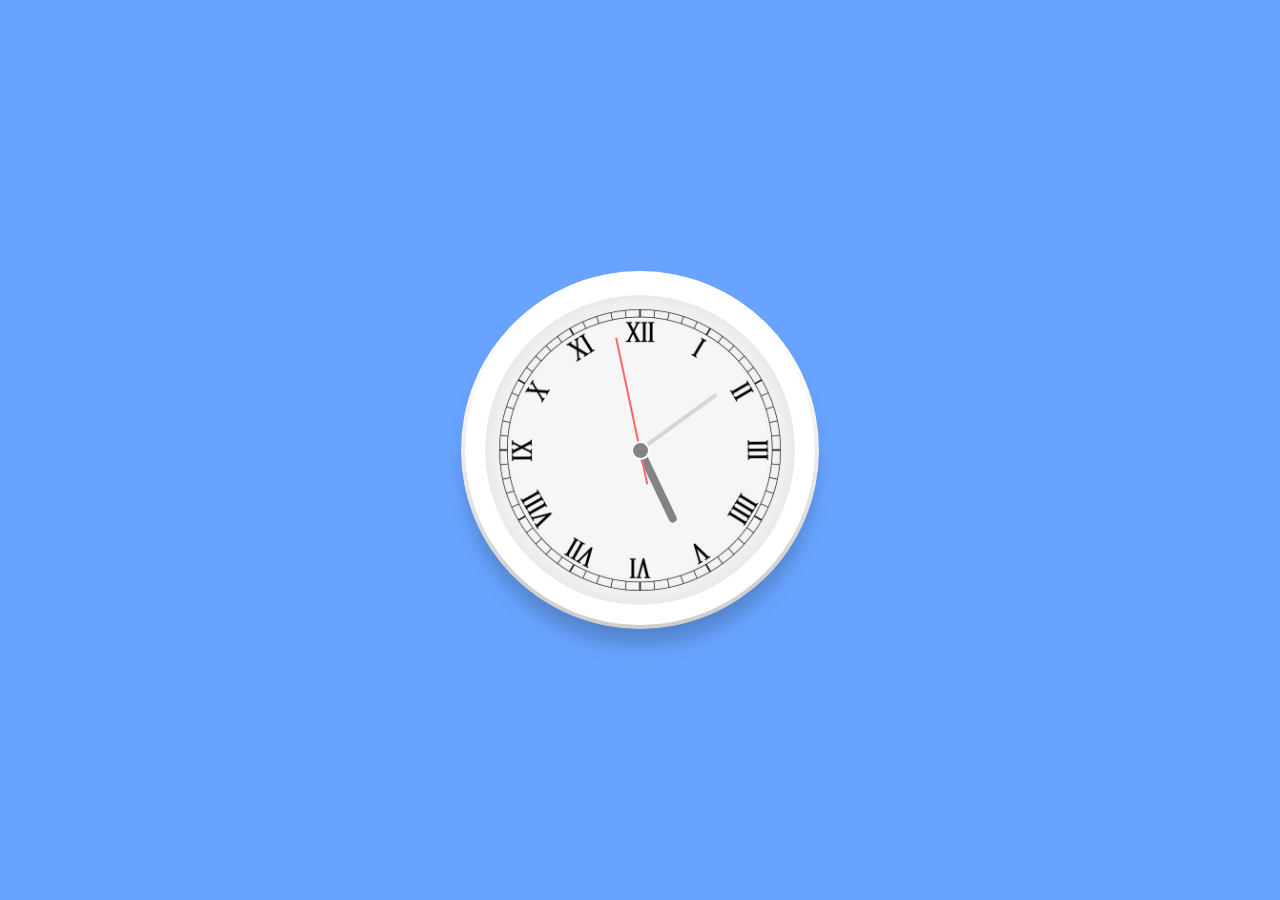
<file: 时钟/index.html>
<!DOCTYPE html>
<html lang="en">

<head>
    <meta charset="UTF-8">
    <meta http-equiv="X-UA-Compatible" content="IE=edge">
    <meta name="viewport" content="width=device-width, initial-scale=1.0">
    <title>Document</title>
    <link rel="stylesheet" href="./style.css">
</head>

<body>
    <div class="clock">
        <div class="hour">
            <div class="hr" id="hr"></div>
        </div>
        <div class="min">
            <div class="mn" id="mn"></div>
        </div>
        <div class="sec">
            <div class="sc" id="sc"></div>
        </div>
    </div>
    <script>
        const deg = 6;
        const hr = document.querySelector("#hr");
        const mn = document.querySelector("#mn");
        const sc = document.querySelector("#sc");
        setInterval(() => {
            let day = new Date();
            let hh = day.getHours() * 30;
            let mm = day.getMinutes() * deg;
            let ss = day.getSeconds() * deg;
            hr.style.transform = `rotateZ(${hh+(mm/12)}deg)`;
            mn.style.transform = `rotateZ(${mm}deg)`;
            sc.style.transform = `rotateZ(${ss}deg)`;
        })
    </script>
</body>

</html>
</file>
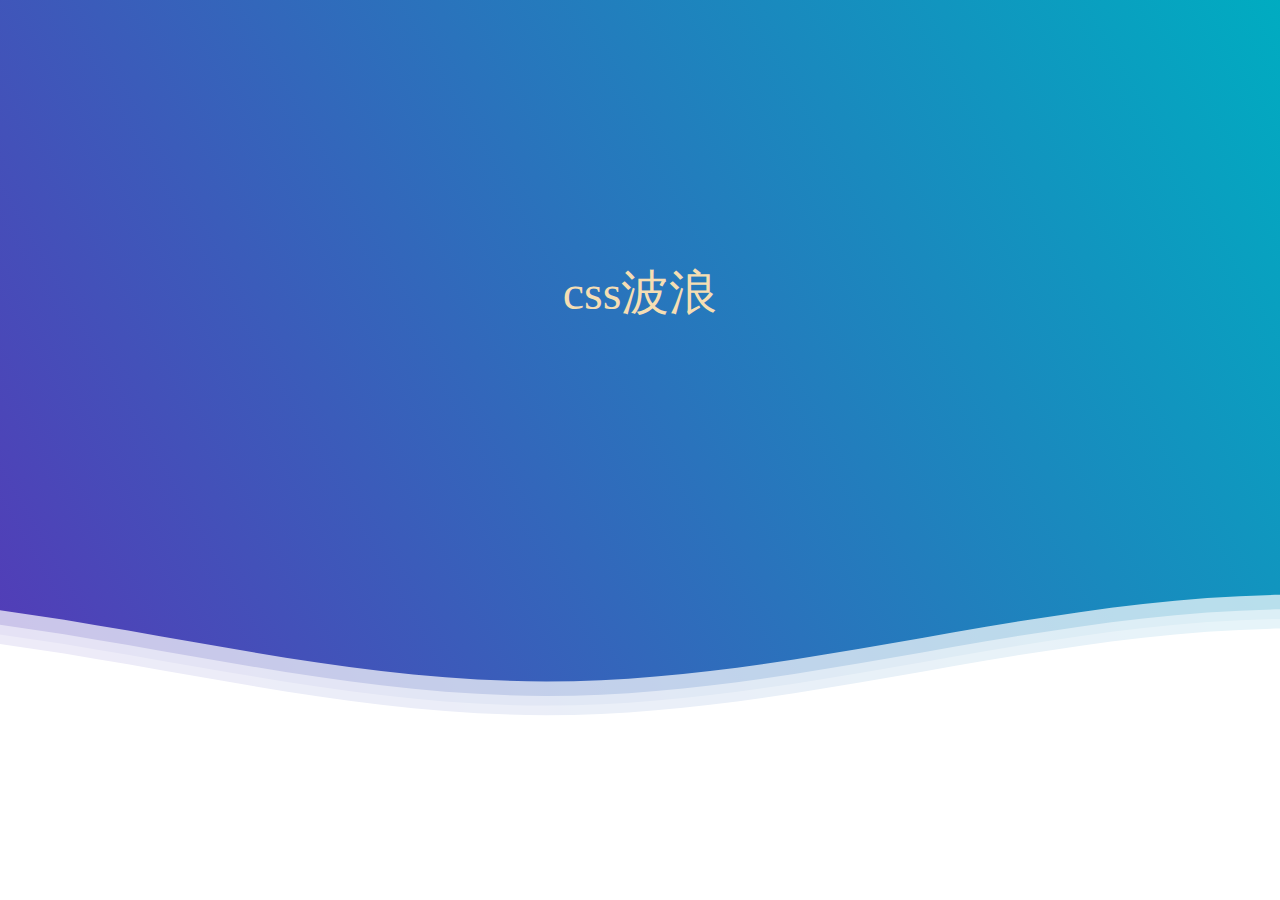
<file: 波浪背景/index.html>
<!DOCTYPE html>
<html lang="en">

<head>
    <meta charset="UTF-8">
    <meta http-equiv="X-UA-Compatible" content="IE=edge">
    <meta name="viewport" content="width=device-width, initial-scale=1.0">
    <title>Document</title>
    <link rel="stylesheet" href="./style.css">
</head>

<body>
    <!-- 头部盒子 -->
    <div class="header">
        <!-- 标题区域 -->
        <div class="lnner-header">
            <h1>css波浪</h1>
        </div>
        <!-- 波浪区域 -->
        <div>
            <!-- svg形状 -->
            <svg class="waves" viewBox="0 24 150 28" preserveAspectRatio="none" shape-rendering="auto">
                <!-- 形状容器 -->
                <defs>
                    <path id="gentle-wave" d="M-160 44c30 0 58-18 88-18s 58 18 88 18 58-18 88-18 58 18 88 18 v44h-352z"></path>
                </defs>
                <!-- 组合形状 -->
                <g class="parallax">
                    <use xlink:href="#gentle-wave" x="48" y="0" fill="rgba(255,255,255,0.7)"></use>
                    <use xlink:href="#gentle-wave" x="48" y="3" fill="rgba(255,255,255,0.5)"></use>
                    <use xlink:href="#gentle-wave" x="48" y="5" fill="rgba(255,255,255,0.3)"></use>
                    <use xlink:href="#gentle-wave" x="48" y="7" fill="#fff"></use>
                </g>
            </svg>
        </div>
    </div>
</body>

</html>
</file>
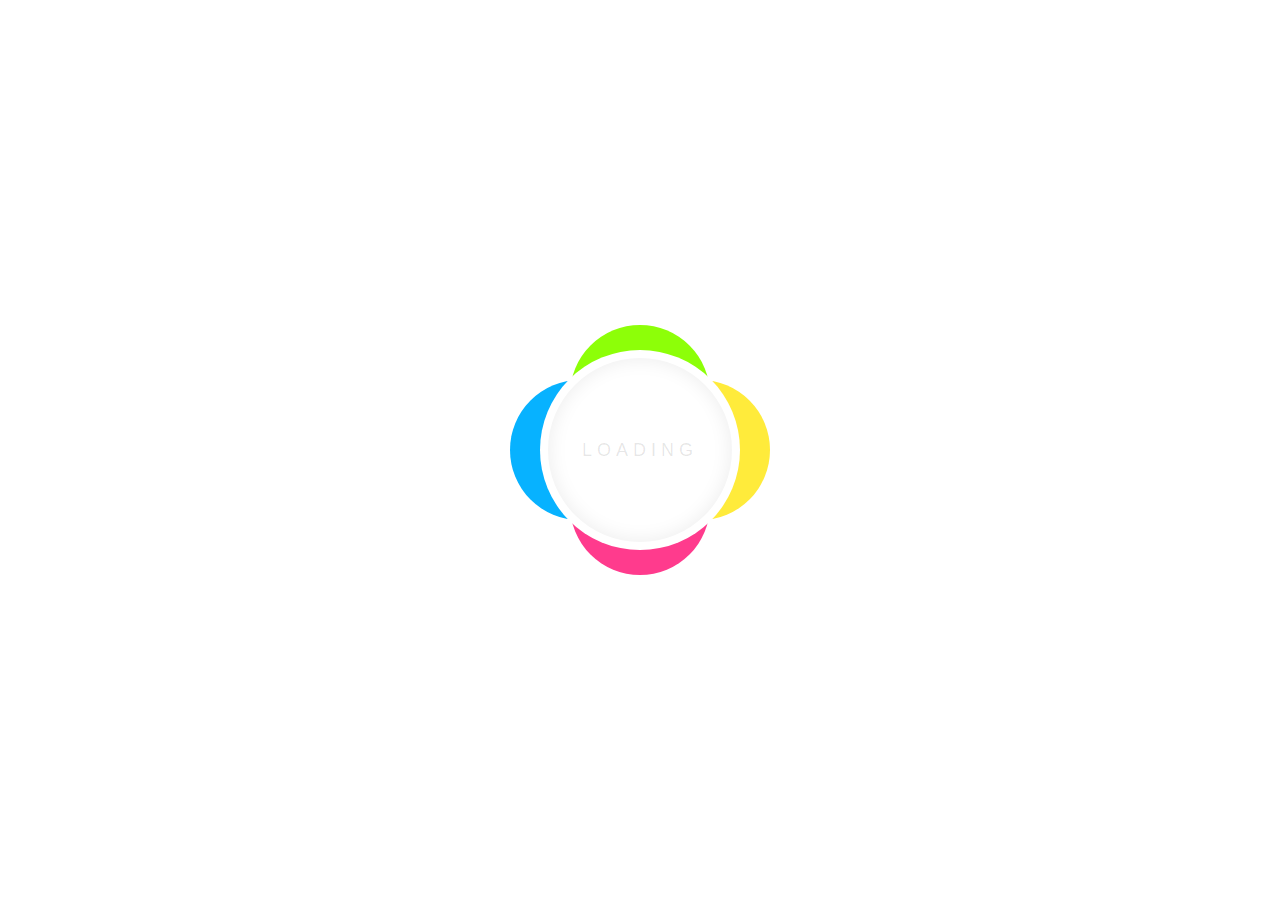
<file: 渐变色阴影加载器/index.html>
<!DOCTYPE html>
<html lang="en">

<head>
    <meta charset="UTF-8">
    <meta http-equiv="X-UA-Compatible" content="IE=edge">
    <meta name="viewport" content="width=device-width, initial-scale=1.0">
    <title>Document</title>
    <link rel="stylesheet" href="./style.css">
</head>

<body>
    <div class="loader">
        <span>Loading</span>
    </div>
</body>

</html>
</file>
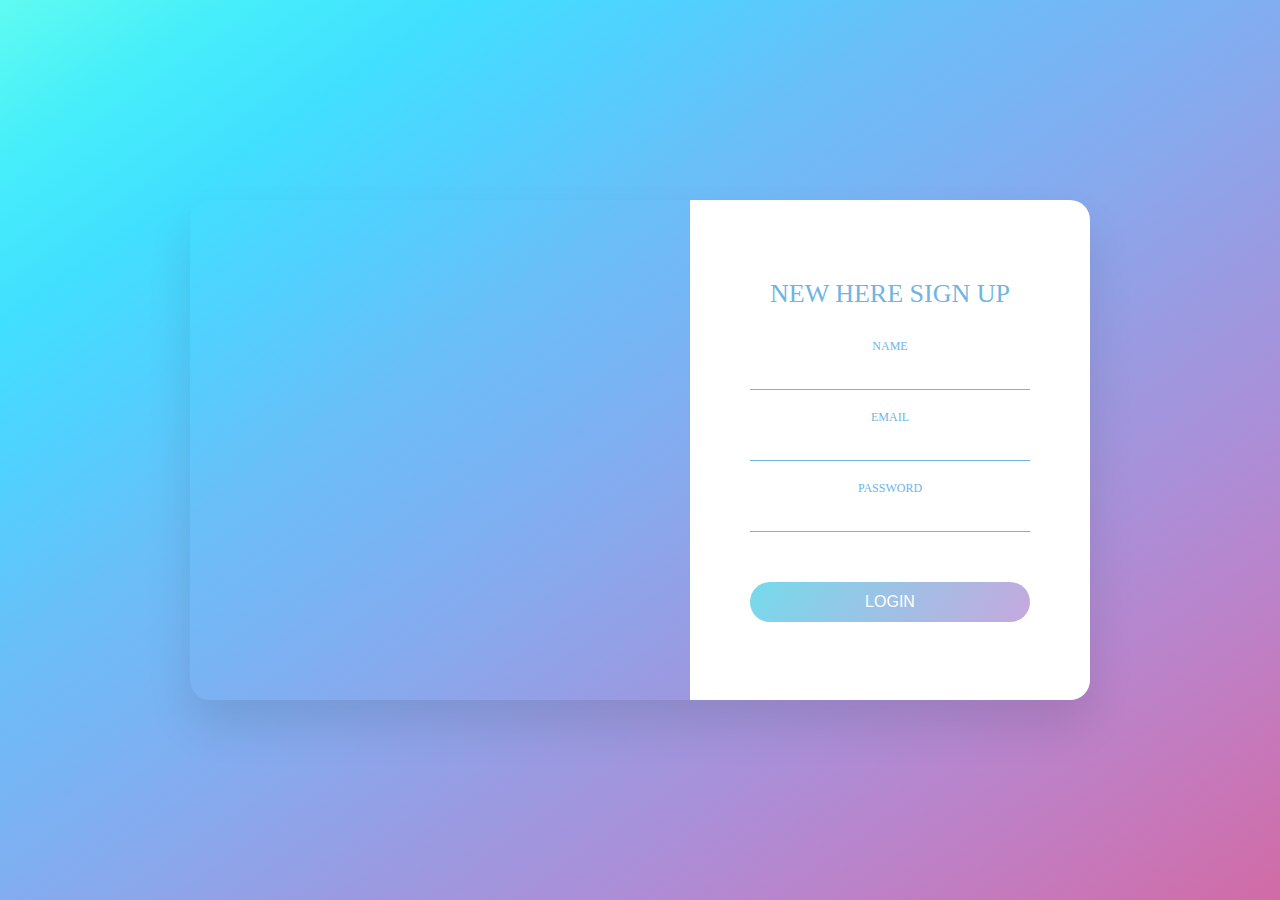
<file: 登录/index.html>
<!DOCTYPE html>
<html lang="en">

<head>
    <meta charset="UTF-8">
    <meta http-equiv="X-UA-Compatible" content="IE=edge">
    <meta name="viewport" content="width=device-width, initial-scale=1.0">
    <title>Document</title>
    <link rel="stylesheet" href="./style.css">
</head>

<body>
    <div class="wrap">
        <div class="form">
            <div class="left"></div>
            <div class="right">
                <div class="right-con">
                    <h1>NEW HERE SIGN UP</h1>
                    <h3>NAME</h3>
                    <input type="text" class="text">
                    <h3>EMAIL</h3>
                    <input type="text" class="text">
                    <h3>PASSWORD</h3>
                    <input type="password" class="text">
                    <input type="submit" class="btn" value="LOGIN">
                </div>
            </div>
        </div>
    </div>
</body>

</html>
</file>
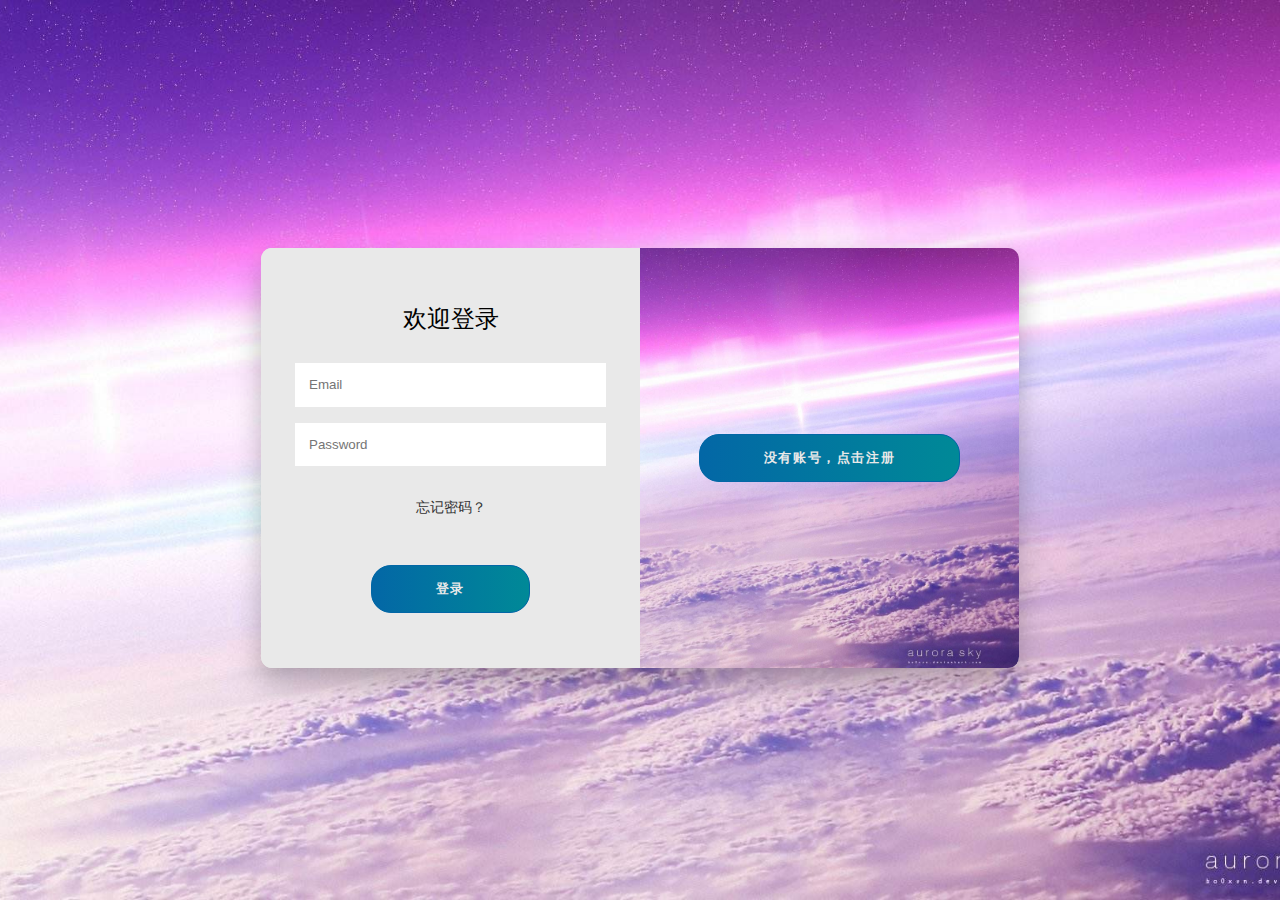
<file: 登录注册表单切换/index.html>
<!DOCTYPE html>
<html lang="en">

<head>
    <meta charset="UTF-8">
    <meta http-equiv="X-UA-Compatible" content="IE=edge">
    <meta name="viewport" content="width=device-width, initial-scale=1.0">
    <title>Document</title>
    <link rel="stylesheet" href="style.css">

</head>

<body>
    <!-- 整体布局 -->
    <div class="container ">
        <!-- 注册框 -->
        <div class="container_form container--signup">
            <form action="#" class="form" id="form1">
                <h2 class="form_title">注册账号</h2>
                <input type="text" placeholder="User" class="input">
                <input type="email" placeholder="Email" class="input">
                <input type="password" placeholder="Password" class="input">
                <button class="btn">点击注册</button>
            </form>
        </div>
        <!-- 登录框 -->
        <div class="container_form container--signin">
            <form action="#" class="form" id="form2">
                <h2 class="form_title">欢迎登录</h2>
                <input type="email" placeholder="Email" class="input">
                <input type="password" placeholder="Password" class="input">
                <a href="#" class="link">忘记密码？</a>
                <button class="btn">登录</button>
            </form>
        </div>

        <div class="container_overlay">
            <div class="overlay">
                <div class="overlay_panel overlay--left">
                    <button class="btn" id="signin">已有账号，直接登录</button>
                </div>
                <div class="overlay_panel overlay--right">
                    <button class="btn" id="signup">没有账号，点击注册</button>
                </div>
            </div>
        </div>
    </div>
    <script src="./index.js"></script>
</body>

</html>
</file>
<file: 时钟/style.css>
* {
    margin: 0;
    padding: 0;
    box-sizing: border-box;
}

body {
    display: flex;
    justify-content: center;
    align-items: center;
    min-height: 100vh;
    background: #68a4ff;
}

.clock {
    width: 350px;
    height: 350px;
    display: flex;
    justify-content: center;
    align-items: center;
    background: #fff url(./clock.jpeg);
    background-size: cover;
    border-radius: 50%;
    border: 20px solid #fff;
    box-shadow: inset 0 0 30px rgba(0, 0, 0, .1), 0 20px 20px rgba(0, 0, 0, .2), 0 0 0 4px rgba(255, 255, 255, 1);
}

.clock::before {
    content: '';
    position: absolute;
    width: 15px;
    height: 15px;
    background: #848484;
    border: 2px solid #fff;
    z-index: 100000;
    border-radius: 50%;
}

.hour,
.min,
.sec {
    position: absolute;
}

.hour,
.hr {
    width: 160px;
    height: 160px;
}

.min,
.mn {
    width: 190px;
    height: 190px;
}

.sec,
.sc {
    width: 230px;
    height: 230px;
}

.hr,
.mn,
.sc {
    display: flex;
    justify-content: center;
    position: absolute;
    border-radius: 50%;
}

.hr::before {
    content: '';
    position: absolute;
    width: 8px;
    height: 80px;
    background: #848484;
    z-index: 10;
    border-radius: 6px 6px 0 0;
}

.mn::before {
    content: '';
    position: absolute;
    width: 4px;
    height: 90px;
    background: #d6d6d6;
    z-index: 11;
    border-radius: 6px 6px 0 0;
}

.sc::before {
    content: '';
    position: absolute;
    width: 2px;
    height: 150px;
    background: #ff6767;
    z-index: 12;
    border-radius: 6px 6px 0 0;
}
</file>
<file: 波浪背景/style.css>
body {
    margin: 0;
}

h1 {
    font-family: 'Lato', 'sans-serif';
    font-weight: 300;
    font-size: 48px;
}

.header {
    position: relative;
    text-align: center;
    /* 背景渐变 */
    background: linear-gradient(60deg, rgba(84, 58, 183, 1) 0%, rgba(0, 172, 193, 1) 100%);
    color: wheat;
}

.lnner-header {
    height: 65vh;
    width: 100%;
    margin: 0;
    padding: 0;
    display: flex;
    align-items: center;
    justify-content: center;
}

.waves {
    position: relative;
    width: 100%;
    height: 15vh;
    margin-bottom: -7px;
    min-height: 100px;
    max-height: 150px;
}

.parallax>use {
    animation: move-forever 25s cubic-bezier(.55, .5, .45, .5) infinite;
}

.parallax>use:nth-child(1) {
    animation-delay: -2s;
    animation-duration: 7s;
}

.parallax>use:nth-child(2) {
    animation-delay: -3s;
    animation-duration: 10s;
}

.parallax>use:nth-child(3) {
    animation-delay: -4s;
    animation-duration: 13s;
}

.parallax>use:nth-child(4) {
    animation-delay: -5s;
    animation-duration: 20s;
}

@keyframes move-forever {
    0% {
        transform: translate3d(-90px, 0, 0)
    }
    100% {
        transform: translate3d(85px, 0, 0)
    }
}

@media (max-width:768px) {
    .waves {
        height: 40px;
        min-height: 40px;
    }
    h1 {
        font-size: 24px;
    }
}
</file>
<file: 渐变色阴影加载器/style.css>
* {
    margin: 0;
    padding: 0;
    box-sizing: border-box;
    font-family: 'Poppings', sans-serif;
}

body {
    display: flex;
    justify-content: center;
    align-items: center;
    min-height: 100vh;
}

.loader {
    position: relative;
    width: 200px;
    height: 200px;
}

.loader::before {
    content: '';
    position: absolute;
    top: 85px;
    left: 15%;
    width: 70%;
    height: 70%;
    background: #ff3b8d;
    box-shadow: -60px -55px 0 #07b2ff;
    border-radius: 50%;
    animation: animate 5s linear infinite;
}

.loader::after {
    content: '';
    position: absolute;
    bottom: 85px;
    left: 15%;
    width: 70%;
    height: 70%;
    background: #8dff08;
    box-shadow: 60px 55px 0 #ffeb3b;
    border-radius: 50%;
    animation: animate 5s linear infinite;
}

.loader span {
    position: absolute;
    top: 0;
    left: 0;
    width: 100%;
    height: 100%;
    background: #fff;
    border-radius: 50%;
    z-index: 1;
    display: flex;
    justify-content: center;
    align-items: center;
    text-transform: uppercase;
    letter-spacing: 5px;
    font-weight: 500;
    font-size: 18px;
    color: rgba(0, 0, 0, 0.1)
}

@keyframes animate {
    0% {
        filter: blur(50px) hue-rotate(0deg)
    }
    100% {
        filter: blur(50px) hue-rotate(360deg)
    }
}

.loader span::before {
    content: '';
    position: absolute;
    top: 8px;
    left: 8px;
    right: 8px;
    bottom: 8px;
    background-color: transparent;
    border-radius: 50%;
    box-shadow: inset 0 0 20px rgba(0, 0, 0, 0.08);
}
</file>
<file: 登录/style.css>
* {
    margin: 0;
    padding: 0;
    box-sizing: border-box;
}

html,
body {
    height: 100%;
}

.wrap {
    width: 100%;
    height: 100%;
    display: flex;
    align-items: center;
    justify-content: center;
    background-image: linear-gradient(to left top, #d16ba5, #c777b9, #ba83ca, #aa8fd8, #9a9ae1, #8aa7ec, #79b3f4, #69bff8, #52cffe, #41dfff, #46eefa, #5ffbf1);
}

.form {
    width: 900px;
    height: 500px;
    display: flex;
    border-radius: 20px;
    overflow: hidden;
    box-shadow: 0 25px 45px rgba(0, 0, 0, 0.1);
}

.left {
    width: 500px;
    height: 500px;
}

.right {
    width: 400px;
    height: 500px;
    background: rgba(255, 255, 255, 9);
    display: flex;
    align-items: center;
    justify-content: center;
}

.right-con {
    width: 70%;
    display: flex;
    flex-direction: column;
    text-align: center;
}

h1 {
    font-size: 26px;
    color: #70b4e3;
    font-weight: 400;
    padding-bottom: 10px;
}

h3 {
    font-size: 12px;
    color: #70b4e3;
    font-weight: 400;
    padding: 20px 0;
}

.text {
    width: 100%;
    outline: none;
    border: none;
    border-bottom: 1px solid #70b4e3;
    color: #366ae6;
    background: rgba(0, 0, 0, 0);
}

.btn {
    width: 100%;
    height: 40px;
    border-radius: 20px;
    border: none;
    color: #fff;
    font-size: 16px;
    cursor: pointer;
    margin-top: 50px;
    background-image: linear-gradient(120deg, #76daec 0%, #c5a8de 100%);
}

.btn:hover {
    box-shadow: 0 0 20px rgba(0, 0, 0, 0.1);
}
</file>
<file: 登录注册表单切换/style.css>
/* 根伪类，自定义属性 */

:root {
    --white: #e9e9e9;
    --gray: #333;
    --blue: #0367a6;
    --lightblue: #008997;
    --button-radius: 0.7rem;
    --max-width: 758px;
    --max-height: 420px;
    font-size: 16px;
    font-family: -apple-system, BlinkMacSystemFont, 'Segoe UI', Roboto, Oxygen, Ubuntu, Cantarell, 'Open Sans', 'Helvetica Neue', sans-serif;
}

body {
    align-items: center;
    background-color: var(--white);
    background: url(bg1.jpeg);
    background-attachment: fixed;
    background-position: center;
    background-repeat: no-repeat;
    background-size: cover;
    display: grid;
    height: 100vh;
    place-items: center;
}

.form_title {
    font-weight: 300;
    margin: 0;
    margin-bottom: 1.25rem;
}

.link {
    color: var(--gray);
    font-size: 0.9rem;
    margin: 1.5rem 0;
    text-decoration: none;
}

.container {
    background-color: var(--white);
    border-radius: var(--button-radius);
    box-shadow: 0 0.9rem 1.7rem rgba(0, 0, 0, 0.25);
    height: var(--max-height);
    max-width: var(--max-width);
    overflow: hidden;
    position: relative;
    width: 100%;
}

.container_form {
    height: 100%;
    position: absolute;
    top: 0;
    transition: all 0.6s ease-in-out;
}

.container--signin {
    left: 0;
    width: 50%;
    z-index: 2;
}

.container.right-panel-active .container--signin {
    transform: translateX(100%);
}

.container--signup {
    left: 0;
    width: 50%;
    z-index: 1;
    opacity: 0;
}

.container.right-panel-active .container--signup {
    animation: show 0.6s;
    opacity: 1;
    transform: translateX(100%);
    z-index: 5;
}

.container_overlay {
    height: 100%;
    left: 50%;
    overflow: hidden;
    position: absolute;
    top: 0;
    transition: transform 0.6s ease-in-out;
    width: 50%;
    z-index: 100;
}

.container.right-panel-active .container_overlay {
    transform: translateX(-100%);
}

.overlay {
    background-color: var(--lightblue);
    background: url(./bg1.jpeg);
    background-attachment: fixed;
    background-position: center;
    background-repeat: no-repeat;
    background-size: cover;
    height: 100%;
    left: -100%;
    position: relative;
    transform: translateX(0);
    transition: transform 0.6s ease-in-out;
    width: 200%;
}

.container.right-panel-active .overlay {
    transform: translateX(50%);
}

.overlay_panel {
    align-items: center;
    display: flex;
    flex-direction: column;
    height: 100%;
    justify-content: center;
    position: absolute;
    text-align: center;
    top: 0;
    transform: translateX(0);
    transition: transform 0.6s ease-in-out;
    width: 50%;
}

.overlay--left {
    transform: translateX(-20%);
}

.container.right-panel-active .overlay--left {
    transform: translateX(0);
}

.overlay--right {
    right: 0;
    transform: translateX(0);
}

.container.right-panel-active .overlay--right {
    transform: translateX(20%);
}

.btn {
    background-color: var(--blue);
    background-image: linear-gradient(90deg, var(--blue), var(--lightblue));
    border-radius: 20px;
    border: 1px solid var(--blue);
    color: var(--white);
    cursor: pointer;
    font-size: 0.8rem;
    font-weight: bold;
    letter-spacing: 0.1rem;
    padding: 0.9rem 4rem;
    text-transform: uppercase;
    transition: transform 80ms ease-in;
}

.form>.btn {
    margin-top: 1.5rem;
}

.btn:active {
    transform: scale(0.95);
}

.btn:focus {
    outline: none;
}

.form {
    background-color: var(--white);
    display: flex;
    align-items: center;
    justify-content: center;
    flex-direction: column;
    padding: 0 3rem;
    height: 100%;
    text-align: center;
}

.input {
    background-color: #fff;
    border: none;
    padding: 0.9rem 0.9rem;
    margin: 0.5rem 0;
    width: 100%;
}

@keyframes show {
    0%,
    49.99% {
        opacity: 0;
        z-index: 1;
    }
    50%,
    100% {
        opacity: 1;
        z-index: 5;
    }
}
</file>
